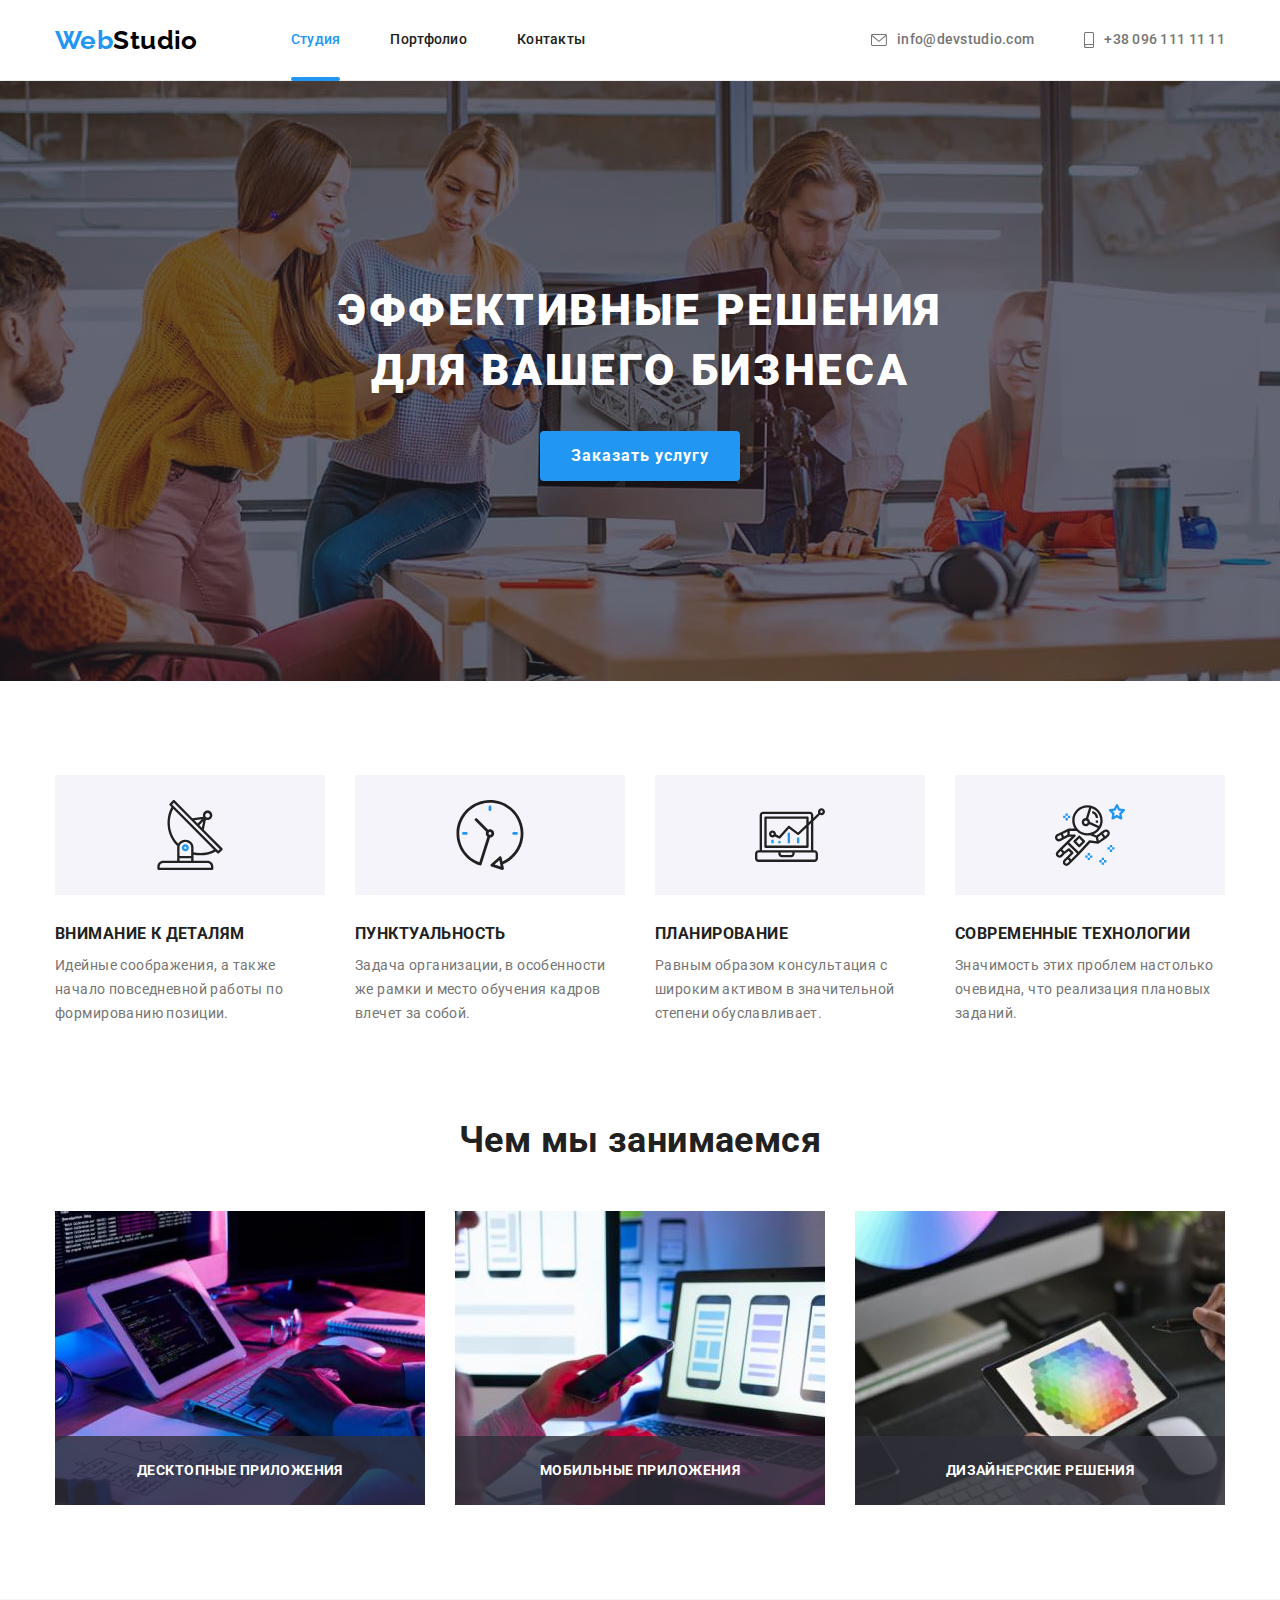
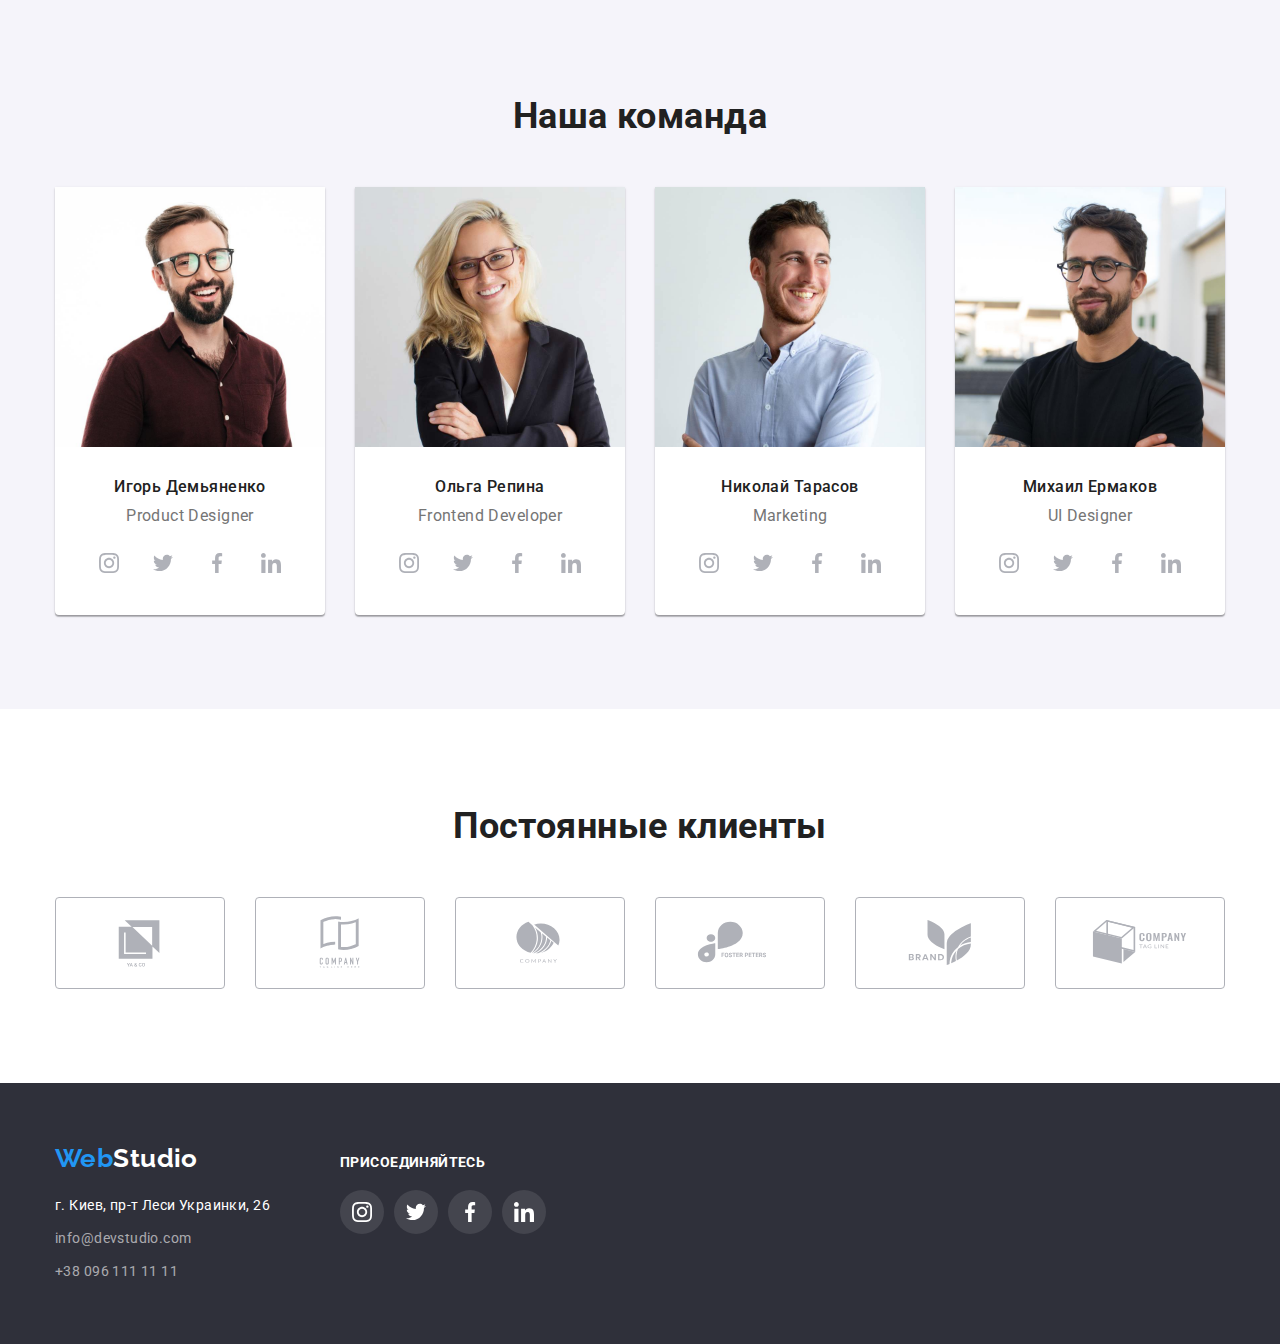
<file: index.html>
<!DOCTYPE html>
<html lang="ru">
  <head>
    <meta charset="UTF-8">
    <meta http-equiv="X-UA-Compatible" content="IE=edge">
    <meta name="viewport" content="width=device-width, initial-scale=1.0">
    <title>WebStudio</title>
        <link href="https://fonts.googleapis.com/css2?family=Raleway:wght@700&family=Roboto:wght@400;500;700;900&display=swap"
          rel="stylesheet">
        <link rel="stylesheet" href="https://cdnjs.cloudflare.com/ajax/libs/modern-normalize/1.1.0/modern-normalize.min.css" integrity="sha512-wpPYUAdjBVSE4KJnH1VR1HeZfpl1ub8YT/NKx4PuQ5NmX2tKuGu6U/JRp5y+Y8XG2tV+wKQpNHVUX03MfMFn9Q==" crossorigin="anonymous" referrerpolicy="no-referrer" />
        <link rel="stylesheet" href="./css/style.css">
  </head>
  <body class="studio-body">

    <!-- Шапка (Heder)-->
    <header class="header">
      <div class="container heder-container">
        <nav class="header-navigation">
          <a href="index.html" class="header-logo logo link">Web<span class="header-logo-color">Studio</span></a>
          <ul class="header-list">
            <li class="header-item">
              <a href="index.html" class="header-link link current">Студия</a>
            </li>
            <li class="header-item">
              <a href="./portfolio.html" class="header-link link">Портфолио</a>
            </li>
            <li class="header-item">
              <a href="#" class="header-link link">Контакты</a>
            </li>
          </ul>
        </nav>  
          <ul class="header-list">
            <li class="header-item">
              <a href="mailto:info@devstudio.com " class="header-contacts link"> 
                <svg class="header-icon" width="16" height="12">
                <use href="./images/sprite.svg#icon-envelope"></use>
                </svg> info@devstudio.com
              </a>
            </li>
            <li class="header-item">
              <a href="tel:+380961111111" class="header-contacts link"> 
                <svg class="header-icon" width="10" height="16">
                <use href="./images/sprite.svg#icon-smartphone"></use>
                </svg>+38 096 111 11 11 
              </a> 
            </li>
          </ul>
      </div>
    </header>
    
    <main>
      <!-- Герой (Hero) -->
      <section class="hero">
        <div class="container hero-container">
          <h1 class="hero-title">Эффективные решения для вашего бизнеса</h1>
          <button class="hero-btn" type="button" data-modal-open>Заказать услугу</button>
        </div>
      </section>

      <!-- Особенности (Peculiarities)-->
      <section class="section peculiarities">
        <div class="container">
          <h2 class="visually-hidden"> Особенности</h2>
          <ul class="peculiarities-list">
            <li class="peculiarities-item">
              <div class="peculiarities-icon">  
                <svg width="70" height="70">
                <use href="./images/sprite.svg#icon-antenna"></use>
                </svg>
              </div>
              <h3 class="peculiarities-subtitle">Внимание к деталям</h3>
              <p>Идейные соображения, а также начало повседневной работы по формированию позиции.</p>
            </li>
            <li class="peculiarities-item">
              <div class="peculiarities-icon">
                <svg width="70" height="70">
                  <use href="./images/sprite.svg#icon-clock"></use>
                </svg>
              </div>
              <h3 class="peculiarities-subtitle">Пунктуальность</h3>
              <p>Задача организации, в особенности же рамки и место обучения кадров влечет за собой.</p>
            </li>
            <li class="peculiarities-item">
              <div class="peculiarities-icon">
                <svg width="70" height="70">
                  <use href="./images/sprite.svg#icon-diagram"></use>
                </svg>
              </div>
              <h3 class="peculiarities-subtitle">Планирование</h3>
              <p>Равным образом консультация с широким активом в значительной степени обуславливает.</p>
            </li>
            <li class="peculiarities-item">
              <div class="peculiarities-icon">
                <svg width="70" height="70">
                  <use href="./images/sprite.svg#icon-astronaut"></use>
                </svg>
              </div>
              <h3 class="peculiarities-subtitle">Современные технологии</h3>
              <p>Значимость этих проблем настолько очевидна, что реализация плановых заданий.</p>
            </li>
          </ul>
        </div>
      </section>

      <!-- Занятость (Busyness) -->
      <section class="section busyness">
        <div class="container">
          <h2 class="title"> Чем мы занимаемся </h2>
          <ul class="busyness-list">
            <li class="busyness-item">
              <div class="busyness-thumb">
              <img src="./images/studio/box1.jpg" alt="Разработка алгоритма" width="370" height="294">
                <div class="busyness-text">
                  <p>Десктопные приложения</p>
                </div>
              </div>
            </li>
            <li class="busyness-item">
              <div class="busyness-thumb">
              <img src="./images/studio/box2.jpg" alt="Разработка мобильного приложения" width="370" height="294">
                <div class="busyness-text">
                  <p>Мобильные приложения</p>
                </div>
              </div>
            </li>
            <li class="busyness-item">
              <div class="busyness-thumb">
              <img src="./images/studio/box3.jpg" alt="Работа дизайнера" width="370" height="294">
                <div class="busyness-text">
                  <p>Дизайнерские решения</p>
                </div>
              </div>
            </li>
          </ul>
        </div>
      </section>

      <!-- Команда (Command)-->
      <section class="section command">
        <div class="container">
          <h2 class="title">Наша команда</h2>
          <ul class="command-list">
            <li class="command-item">
              <img src="./images/studio/Demyanenko.jpg" alt="Фото Игоря Демьяненко" width="270" height="260">
              <div class="comand-thumb">
                <h3 class="command-subtitle">Игорь Демьяненко</h3>
                <p class="command-text" lang="en">Product Designer</p>
                <ul class="social-list">
                  <li class="social-item">
                    <a class="social-link link" href="">
                      <svg class="command-color-icon social-icon">
                        <use href="./images/sprite.svg#icon-instagram"></use>
                      </svg>
                    </a>
                  </li>
                  <li class="social-item">
                    <a class="social-link link" href="">
                      <svg class="command-color-icon social-icon">
                        <use href="./images/sprite.svg#icon-twitter"></use>
                      </svg>
                    </a>
                  </li>
                  <li class="social-item">
                    <a class="social-link link" href="">
                      <svg class="command-color-icon social-icon">
                        <use href="./images/sprite.svg#icon-facebook"></use>
                      </svg>
                    </a>
                  </li>
                  <li class="social-item">
                    <a class="social-link link" href="">
                      <svg class="command-color-icon social-icon">
                        <use href="./images/sprite.svg#icon-linkedin"></use>
                      </svg>
                    </a>
                  </li>
                </ul>       
              </div>
            </li>
            <li class="command-item">
              <img src="./images/studio/Repin.jpg" alt="Фото Ольги Репиной" width="270" height="260">
              <div class="comand-thumb">
                <h3 class="command-subtitle">Ольга Репина</h3>
                <p class="command-text" lang="en">Frontend Developer</p>
                <ul class="social-list">
                  <li class="social-item">
                    <a class="social-link link" href="">
                      <svg class="command-color-icon social-icon">
                        <use href="./images/sprite.svg#icon-instagram"></use>
                      </svg>
                    </a>
                  </li>
                  <li class="social-item">
                    <a class="social-link link" href="">
                      <svg class="command-color-icon social-icon">
                        <use href="./images/sprite.svg#icon-twitter"></use>
                      </svg>
                    </a>
                  </li>
                  <li class="social-item">
                    <a class="social-link link" href="">
                      <svg class="command-color-icon social-icon">
                        <use href="./images/sprite.svg#icon-facebook"></use>
                      </svg>
                    </a>
                  </li>
                  <li class="social-item">
                    <a class="social-link link" href="">
                      <svg class="command-color-icon social-icon">
                        <use href="./images/sprite.svg#icon-linkedin"></use>
                      </svg>
                    </a>
                  </li>
                </ul>   
              </div>
            </li>
            <li class="command-item">
              <img src="./images/studio/Tarasov.jpg" alt="Фото Николая Тарасова" width="270" height="260">
              <div class="comand-thumb">
                <h3 class="command-subtitle">Николай Тарасов</h3>
                <p class="command-text" lang="en">Marketing</p>
                <ul class="social-list">
                  <li class="social-item">
                    <a class="social-link link" href="">
                      <svg class="command-color-icon social-icon">
                        <use href="./images/sprite.svg#icon-instagram"></use>
                      </svg>
                    </a>
                  </li>
                  <li class="social-item">
                    <a class="social-link link" href="">
                      <svg class="command-color-icon social-icon">
                        <use href="./images/sprite.svg#icon-twitter"></use>
                      </svg>
                    </a>
                  </li>
                  <li class="social-item">
                    <a class="social-link link" href="">
                      <svg class="command-color-icon social-icon">
                        <use href="./images/sprite.svg#icon-facebook"></use>
                      </svg>
                    </a>
                  </li>
                  <li class="social-item">
                    <a class="social-link link" href="">
                      <svg class="command-color-icon social-icon">
                        <use href="./images/sprite.svg#icon-linkedin"></use>
                      </svg>
                    </a>
                  </li>
                </ul>
              </div>
            </li>
            <li class="command-item">
              <img src="./images/studio/Ermakov.jpg" alt="Фото Михаила Ермакова" width="270" height="260">
              <div class="comand-thumb">
                <h3 class="command-subtitle">Михаил Ермаков</h3>
                <p class="command-text" lang="en">UI Designer</p>
                <ul class="social-list">
                  <li class="social-item">
                    <a class="social-link link" href="">
                      <svg class="command-color-icon social-icon">
                        <use href="./images/sprite.svg#icon-instagram"></use>
                      </svg>
                    </a>
                  </li>
                  <li class="social-item">
                    <a class="social-link link" href="">
                      <svg class="command-color-icon social-icon">
                        <use href="./images/sprite.svg#icon-twitter"></use>
                      </svg>
                    </a>
                  </li>
                  <li class="social-item">
                    <a class="social-link link" href="">
                      <svg class="command-color-icon social-icon">
                        <use href="./images/sprite.svg#icon-facebook"></use>
                      </svg>
                    </a>
                  </li>
                  <li class="social-item">
                    <a class="social-link link" href="">
                      <svg class="command-color-icon social-icon">
                        <use href="./images/sprite.svg#icon-linkedin"></use>
                      </svg>
                    </a>
                  </li>
                </ul>
              </div>
            </li>
          </ul>
        </div>
      </section>

      <!-- Постоянные клиенты (Сlients)-->
      <section class="section">
        <div class="container">
          <h2 class="title">Постоянные клиенты</h2>
          <ul class="clients-list">
            <li class="clients-item">
              <a class="clients-link link" href="">
                <svg class="clients-logo">
                  <use href="./images/sprite.svg#icon-Logo-1"></use>
                </svg>
              </a>
            </li>
            <li class="clients-item">
              <a class="clients-link link" href="">
                <svg class="clients-logo">
                  <use href="./images/sprite.svg#icon-Logo-2"></use>
                </svg>
              </a>
            </li>
            <li class="clients-item">
              <a class="clients-link link" href="">
                <svg class="clients-logo">
                  <use href="./images/sprite.svg#icon-Logo-3"></use>
                </svg>
              </a>
            </li>
            <li class="clients-item">
              <a class="clients-link link" href="">
                <svg class="clients-logo">
                  <use href="./images/sprite.svg#icon-Logo-4"></use>
                </svg>
              </a>
            </li>
            <li class="clients-item">
              <a class="clients-link link" href="">
                <svg class="clients-logo">
                  <use href="./images/sprite.svg#icon-Logo-5"></use>
                </svg>
              </a>
            </li>
            <li class="clients-item">
              <a class="clients-link link" href="">
                <svg class="clients-logo">
                  <use href="./images/sprite.svg#icon-Logo-6"></use>
                </svg>
              </a>
            </li>
          </ul>
        </div>
      </section>
    </main>

    <!-- Футер (Footer)-->
    <footer class="footer">
      <div class="container footer-case">
        <div>
        <a href="index.html" class="logo link">Web<span class="footer-logo-color">Studio</span></a>
        <address class="footer-address">
          <ul class="footer-list">
            <li class="footer-item">
              <a class="footer-link link" href="https://goo.gl/maps/ToF9opg414zRrUxi9">г. Киев, пр-т Леси Украинки, 26</a>
            </li>
            <li class="footer-item">
              <a class="footer-contacts link" href="mailto:info@devstudio.com ">info@devstudio.com</a>
            </li>
            <li class="footer-item">
              <a class="footer-contacts link" href="tel:+380961111111 ">+38 096 111 11 11 </a>
            </li>
          </ul>
        </address>
        </div>
        <div class="footer-social">
          <p class="footer-icon-text">Присоединяйтесь</p>
        <ul class="social-list">
          <li class="social-item">
            <a class="footer-social-link social-link link" href="">
              <svg class="footer-social-icon social-icon">
                <use href="./images/sprite.svg#icon-instagram"></use>
              </svg>
            </a>
          </li>
          <li class="social-item">
            <a class="footer-social-link social-link link" href="">
              <svg class="footer-social-icon social-icon">
                <use href="./images/sprite.svg#icon-twitter"></use>
              </svg>
            </a>
          </li>
          <li class="social-item">
            <a class="footer-social-link social-link link" href="">
              <svg class="footer-social-icon social-icon">
                <use href="./images/sprite.svg#icon-facebook"></use>
              </svg>
            </a>
          </li>
          <li class="social-item">
            <a class="footer-social-link social-link link" href="">
              <svg class="footer-social-icon social-icon">
                <use href="./images/sprite.svg#icon-linkedin"></use>
              </svg>
            </a>
          </li>
        </ul>
        </div>
      </div>
    </footer>

      <!-- Модальное окно (Modal) -->
    <div class="backdrop is-hidden" data-modal>
      <div class="modal">
        <button class="modal-btn" type="button" data-modal-close>
          <svg width="18" height="18">
            <use href="./images/sprite.svg#icon-close"></use>
          </svg>
        </button>
      </div>
    </div>
    <script src="./js/modal.js"></script>
  </body>
</html>
</file>
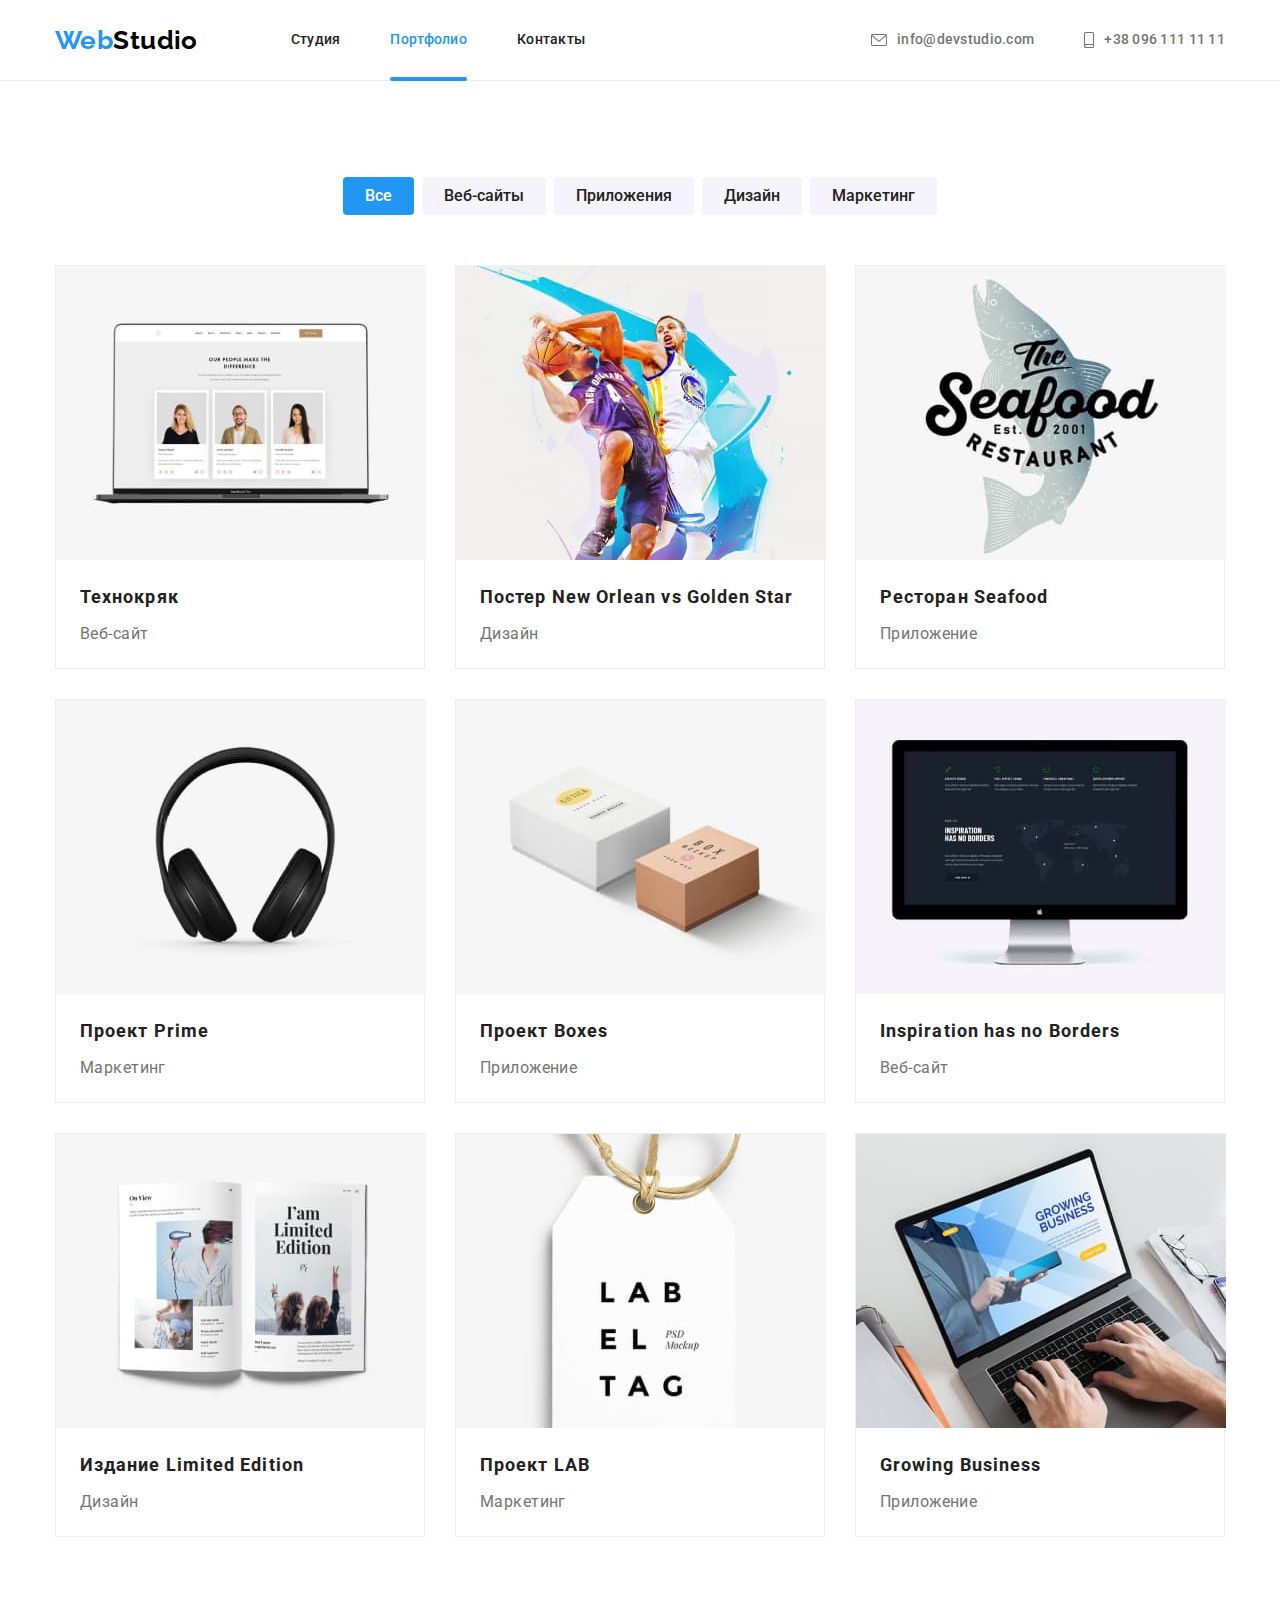
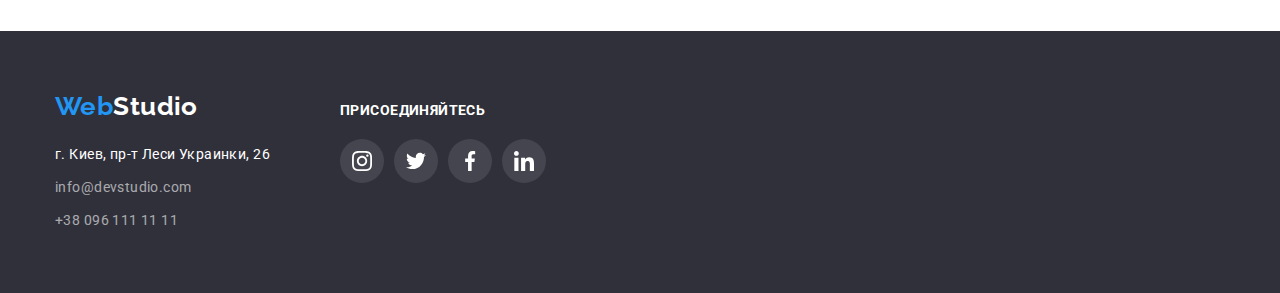
<file: portfolio.html>
<!DOCTYPE html>
<html lang="ru">

<head>
  <meta charset="UTF-8">
  <meta http-equiv="X-UA-Compatible" content="IE=edge">
  <meta name="viewport" content="width=device-width, initial-scale=1.0">
  <title>WebStudio</title>
  <link href="https://fonts.googleapis.com/css2?family=Raleway:wght@700&family=Roboto:wght@400;500;700;900&display=swap"
    rel="stylesheet">
  <link rel="stylesheet" href="https://cdnjs.cloudflare.com/ajax/libs/modern-normalize/1.1.0/modern-normalize.min.css" integrity="sha512-wpPYUAdjBVSE4KJnH1VR1HeZfpl1ub8YT/NKx4PuQ5NmX2tKuGu6U/JRp5y+Y8XG2tV+wKQpNHVUX03MfMFn9Q==" crossorigin="anonymous" referrerpolicy="no-referrer" />
  <link rel="stylesheet" href="./css/style.css">
</head>

  <body class="portfolio-body">
<!-- Шапка (Heder)-->
    <header class="header">
      <div class="container heder-container">
        <nav class="header-navigation">
          <a href="index.html" class="header-logo logo link">Web<span class="header-logo-color">Studio</span></a>
          <ul class="header-list">
            <li class="header-item">
              <a href="index.html" class="header-link link">Студия</a>
            </li>
            <li class="header-item">
              <a href="./portfolio.html" class="header-link link current">Портфолио</a>
            </li>
            <li class="header-item">
              <a href="#" class="header-link link">Контакты</a>
            </li>
          </ul>
        </nav>
        <ul class="header-list">
          <li class="header-item">
            <a href="mailto:info@devstudio.com " class="header-contacts link">
              <svg class="header-icon" width="16" height="12">
                <use href="./images/sprite.svg#icon-envelope"></use>
              </svg> info@devstudio.com
            </a>
          </li>
          <li class="header-item">
            <a href="tel:+380961111111" class="header-contacts link">
              <svg class="header-icon" width="10" height="16">
                <use href="./images/sprite.svg#icon-smartphone"></use>
              </svg>+38 096 111 11 11
            </a>
          </li>
        </ul>
      </div>
    </header>

  <main>

  <!-- Портфолио (Portfolio) -->
    <section class="section">
      <div class="container">
        <h1 class="visually-hidden"> Портфолио</h1>
        

        <!-- Кнопки портфолио (Portfolio buttons) -->
        <ul class="portfolio-list">
          <li class="portfolio-item">
            <button class="portfolio-btn curent-btn" type="button">Все</button>
          </li>
          <li class="portfolio-item">
            <button class="portfolio-btn" type="button">Веб-сайты</button>
          </li>
          <li class="portfolio-item">
            <button class="portfolio-btn" type="button">Приложения</button>
          </li>
          <li class="portfolio-item">
            <button class="portfolio-btn" type="button">Дизайн</button>
          </li>
          <li class="portfolio-item">
            <button class="portfolio-btn" type="button">Маркетинг</button>
          </li>
        </ul>
      
      
        <!-- Карточки портфолио (Portfolio cards) -->
        <ul class="portfolio-cards">
          <li class="card-item">
            <a  class="card-link link" href="#"><img src="./images/portfolio/img(1).jpg" alt="" width="370" height="294">
              <div class="card-thumb">
                <h2 class="card-subtitle">Технокряк</h2>
                <p class="card-text link">Веб-сайт</p>
              </div>
            </a>
          </li>
          <li class="card-item">
            <a class="card-link link" href="#"><img src="./images/portfolio/img(2).jpg" alt="" width="370" height="294">
              <div class="card-thumb">
                <h2 class="card-subtitle">Постер New Orlean vs Golden Star</h2>
                <p class="card-text">Дизайн</p>
              </div>
            </a>
          </li>
          <li class="card-item"> 
            <a class="card-link link" href="#"><img src="./images/portfolio/img(3).jpg" alt="" width="370" height="294">
              <div class="card-thumb">
                <h2 class="card-subtitle">Ресторан Seafood</h2>
                <p class="card-text">Приложение</p>
              </div>
            </a>
          </li>
          <li class="card-item"> 
            <a class="card-link link" href="#"><img src="./images/portfolio/img(4).jpg" alt="" width="370" height="294">
              <div class="card-thumb">
                <h2 class="card-subtitle">Проект Prime</h2>
                <p class="card-text">Маркетинг</p>
              </div>
            </a>
          </li>
          <li class="card-item">
            <a class="card-link link" href="#"><img src="./images/portfolio/img(5).jpg" alt="" width="370" height="294">
              <div class="card-thumb">
                <h2 class="card-subtitle">Проект Boxes</h2>
                <p class="card-text">Приложение</p>
              </div>
            </a>
          </li>
          <li class="card-item">
            <a class="card-link link" href="#"><img src="./images/portfolio/img(6).jpg" alt="" width="370" height="294">
              <div class="card-thumb">
                <h2 class="card-subtitle">Inspiration has no Borders</h2>
                <p class="card-text">Веб-сайт</p>
              </div>
            </a>
          </li>
          <li class="card-item">
            <a class="card-link link" href="#"><img src="./images/portfolio/img(7).jpg" alt="" width="370" height="294">
              <div class="card-thumb">
                <h2 class="card-subtitle">Издание Limited Edition</h2>
                <p class="card-text">Дизайн</p>
              </div>
            </a>
          </li>
          <li class="card-item">
            <a class="card-link link" href="#"><img src="./images/portfolio/img(8).jpg" alt="" width="370" height="294">
              <div class="card-thumb">
                <h2 class="card-subtitle">Проект LAB</h2>
                <p class="card-text">Маркетинг</p>
              </div>
            </a>
          </li>
          <li class="card-item">
            <a class="card-link link" href="#"><img src="./images/portfolio/img(9).jpg" alt="" width="370" height="294">
              <div class="card-thumb">
                <h2 class="card-subtitle">Growing Business</h2>
                <p class="card-text">Приложение</p>
              </div>
            </a>
          </li>
        </ul>
      </div>
    </section>
  </main>

<!-- Футер (Footer)-->
  <footer class="footer">
    <div class="container footer-case">
      <div>
        <a href="index.html" class="logo link">Web<span class="footer-logo-color">Studio</span></a>
        <address class="footer-address">
          <ul class="footer-list">
            <li class="footer-item">
              <a class="footer-link link" href="https://goo.gl/maps/ToF9opg414zRrUxi9">г. Киев, пр-т Леси Украинки, 26</a>
            </li>
            <li class="footer-item">
              <a class="footer-contacts link" href="mailto:info@devstudio.com ">info@devstudio.com</a>
            </li>
            <li class="footer-item">
              <a class="footer-contacts link" href="tel:+380961111111 ">+38 096 111 11 11 </a>
            </li>
          </ul>
        </address>
      </div>
      <div class="footer-social">
        <p class="footer-icon-text">Присоединяйтесь</p>
        <ul class="social-list">
          <li class="social-item">
            <a class="footer-social-link social-link link" href="">
              <svg class="footer-social-icon social-icon">
                <use href="./images/sprite.svg#icon-instagram"></use>
              </svg>
            </a>
          </li>
          <li class="social-item">
            <a class="footer-social-link social-link link" href="">
              <svg class="footer-social-icon social-icon">
                <use href="./images/sprite.svg#icon-twitter"></use>
              </svg>
            </a>
          </li>
          <li class="social-item">
            <a class="footer-social-link social-link link" href="">
              <svg class="footer-social-icon social-icon">
                <use href="./images/sprite.svg#icon-facebook"></use>
              </svg>
            </a>
          </li>
          <li class="social-item">
            <a class="footer-social-link social-link link" href="">
              <svg class="footer-social-icon social-icon">
                <use href="./images/sprite.svg#icon-linkedin"></use>
              </svg>
            </a>
          </li>
        </ul>
      </div>
    </div>
  </footer>

  </body>

</html>
</file>
<file: css/style.css>
:root {
  --primary-background-color: #ffffff;
  --secondary-background-color: #f5f4fa;
  --accent-color: #2196f3;
  --title-text-color: #212121;
  --text-color: #757575;
}

*,
*::after,
*::before {
  margin: 0;
  padding: 0;
  box-sizing: border-box;
}

p,
h1,
h2,
h3,
h4,
h5,
h6 {
  margin: 0;
}

ul {
  margin: 0;
  padding: 0;
  list-style: none;
}

img {
  display: block;
  /* max-width: 100%;
  height: auto; */
}

body {
  font-family: Roboto, sans-serif;
  font-weight: 400;
  font-size: 14px;
  line-height: 1.71;
  letter-spacing: 0.03em;
  color: var(--text-color);
  background-color: var(--primary-background-color);
}

.link {
  text-decoration: none;
}

.container {
  width: 1200px;
  margin: 0 auto;
  padding-left: 15px;
  padding-right: 15px;
}

.visually-hidden {
  position: absolute;
  width: 1px;
  height: 1px;
  margin: -1px;
  padding: 0;
  overflow: hidden;
  border: 0;
  clip: rect(0 0 0 0);
}
.title {
  font-weight: 700;
  font-size: 36px;
  line-height: calc(42 / 36);
  text-align: center;
  color: var(--title-text-color);
}

.logo {
  color: #2196f3;
  font-family: Raleway, sans-serif;
  font-weight: 700;
  font-size: 26px;
  line-height: 1.19;
  cursor: pointer;
}

.section {
  padding-top: 96px;
  padding-bottom: 94px;
}

/* Social icon */
.social-list {
  display: flex;
  justify-content: center;
}

.social-item {
  width: 44px;
  height: 44px;
}

.social-item + .social-item {
  margin-left: 10px;
}

.social-link {
  width: 100%;
  height: 100%;
  display: flex;
  justify-content: center;
  align-items: center;
  border-radius: 50px;

  transition-property: background-color;
  transition-duration: 250ms;
  transition-timing-function: cubic-bezier(0.4, 0, 0.2, 1);
}

.social-link:hover,
.social-link:focus {
  background-color: var(--accent-color);
}

.social-link:hover .social-icon,
.social-link:focus .social-icon {
  fill: var(--primary-background-color);
}

.social-icon {
  width: 20px;
  height: 20px;

  transition-property: fill;
  transition-duration: 250ms;
  transition-timing-function: cubic-bezier(0.4, 0, 0.2, 1);
}

/* ------------ Header ---------- */

.header-logo {
  margin-right: 93px;
  /* text-shadow: 0px 4px 4px rgba(0, 0, 0, 0.25); */
}

.header-logo-color {
  color: #000000;
}

.header {
  font-weight: 500;
  line-height: 1.14;
  border-bottom: 1px solid #ececec;
}

.heder-container {
  display: flex;
  align-items: center;
}

.header-navigation {
  display: flex;
  align-items: center;
}

.header-list {
  display: flex;
  align-items: center;
  margin-left: auto;
}

.header-item:not(:last-child) {
  margin-right: 50px;
}

.header-link {
  display: block;
  padding-top: 32px;
  padding-bottom: 32px;

  transition-property: color;
  transition-duration: 250ms;
  transition-timing-function: cubic-bezier(0.4, 0, 0.2, 1);

  color: #212121;
  letter-spacing: 0.02em;
  cursor: pointer;
}

.header-contacts {
  padding-top: 32px;
  padding-bottom: 32px;

  display: flex;
  align-items: center;
  fill: #757575;

  transition-property: color;
  transition-duration: 250ms;
  transition-timing-function: cubic-bezier(0.4, 0, 0.2, 1);

  letter-spacing: 0.02em;
  color: #757575;
  cursor: pointer;
}

.current {
  color: #2196f3;
  position: relative;
}

.current::after {
  content: "";

  position: absolute;
  bottom: -1px;

  display: block;
  width: 100%;
  height: 4px;
  border-radius: 2px;
  background-color: #2196f3;
}

.header-link:hover,
.header-contacts:hover,
.header-link:focus,
.header-contacts:focus {
  color: var(--accent-color);
  color: var(--accent-color);
}

.header-contacts:hover .header-icon,
.header-contacts:focus .header-icon {
  fill: var(--accent-color);
}

.header-icon {
  margin-right: 10px;

  transition-property: fill;
  transition-duration: 250ms;
  transition-timing-function: cubic-bezier(0.4, 0, 0.2, 1);
}

/* ------------ Hero ---------- */
.hero {
  padding-top: 200px;
  padding-bottom: 200px;
  background-color: #c4c4c4;

  max-width: 1600px;
  height: 600px;
  margin-left: auto;
  margin-right: auto;
  background-image: linear-gradient(
      rgba(47, 48, 58, 0.4),
      rgba(47, 48, 58, 0.4)
    ),
    url(../images/background-hero.jpg);
  background-repeat: no-repeat;
  background-position: center;
  background-size: cover;
}

.hero-container {
  display: block;
  text-align: center;
}

.hero-title {
  width: 696px;
  margin-left: auto;
  margin-right: auto;
  margin-bottom: 30px;

  font-weight: 900;
  font-size: 44px;
  line-height: 1.36;
  text-align: center;
  letter-spacing: 0.06em;
  text-transform: uppercase;
  color: #ffffff;
}

.hero-btn {
  display: inline-block;
  padding: 8px 30px;
  border: 0;
  border-color: transparent;
  border-radius: 4px;
  min-width: 200px;
  min-height: 50px;

  font-family: Roboto;
  font-weight: 700;
  font-size: 16px;
  line-height: 1.88;
  align-items: center;
  text-align: center;
  letter-spacing: 0.06em;
  box-shadow: 0px 4px 4px rgba(0, 0, 0, 0.15);
  color: #ffffff;
  background-color: #2196f3;
  cursor: pointer;

  transition-property: background-color;
  transition-duration: 250ms;
  transition-timing-function: cubic-bezier(0.4, 0, 0.2, 1);
}

.hero-btn:hover,
.hero-btn:focus {
  background-color: #188ce8;
}

/* ------------ Peculiarities ---------- */
.peculiarities {
  padding-top: 94px;
}

.peculiarities-list {
  display: flex;
}

.peculiarities-item:not(:nth-child(4n)) {
  margin-right: 30px;
}

.peculiarities-item {
  width: 270px;
}

.peculiarities-icon {
  width: 270px;
  height: 120px;
  margin-bottom: 30px;
  background-color: var(--secondary-background-color);
  display: flex;
  justify-content: center;
  align-items: center;
}

.peculiarities-subtitle {
  margin-bottom: 10px;

  font-weight: 700;
  line-height: 1.14;
  text-transform: uppercase;
  color: var(--title-text-color);
}

/* ------------ Busyness ---------- */
.busyness {
  padding-top: 0;
}

.busyness-list {
  display: flex;
  margin-top: 50px;
}

.busyness-item {
  flex-basis: calc(100% / 3 - 30px);
}

.busyness-item:not(:nth-child(3n)) {
  margin-right: 30px;
}

.busyness-thumb {
  position: relative;
}

.busyness-text {
  position: absolute;
  width: 370px;
  padding: 27px 0px;
  bottom: 0px;

  font-weight: 700;
  line-height: 1.14;
  text-align: center;
  text-transform: uppercase;
  color: #ffffff;
  background-color: rgba(47, 48, 58, 0.8);
}

/* ------------ Command ---------- */
.command {
  background-color: var(--secondary-background-color);
}

.command-list {
  display: flex;
  margin-top: 50px;
}

.command-item {
  flex-basis: calc(100% / 4 - 120px);
  box-shadow: 0px 1px 3px rgba(0, 0, 0, 0.12), 0px 1px 1px rgba(0, 0, 0, 0.14),
    0px 2px 1px rgba(0, 0, 0, 0.2);
  border-radius: 0px 0px 4px 4px;

  background-color: var(--primary-background-color);
}

.command-item:not(:nth-child(4n)) {
  margin-right: 30px;
}

.comand-thumb {
  padding-top: 30px;
  padding-bottom: 30px;
}

.command-subtitle {
  font-weight: 500;
  font-size: 16px;
  line-height: 1.19;
  text-align: center;
  color: var(--title-text-color);
}

.command-text {
  margin-top: 9px;
  margin-bottom: 16px;

  font-size: 16px;
  line-height: 1.19;
  text-align: center;
}

.command-color-icon {
  fill: #afb1b8;
}

/* ------------ Сlients ---------- */

.clients-list {
  display: flex;
  margin-top: 50px;
}
.clients-item {
  width: 170px;
  height: 92px;
}

.clients-item:not(:nth-child(6n)) {
  margin-right: 30px;
}

.clients-link {
  width: 100%;
  height: 100%;
  display: flex;
  justify-content: center;
  align-items: center;
  border: 1px solid #afb1b8;
  border-radius: 4px;

  transition-property: border-color;
  transition-duration: 250ms;
  transition-timing-function: cubic-bezier(0.4, 0, 0.2, 1);
}

.clients-link:hover,
.clients-link:focus {
  border-color: var(--accent-color);
}

.clients-link:hover .clients-logo,
.clients-link:focus .clients-logo {
  fill: var(--accent-color);
}

.clients-logo {
  width: 106px;
  height: 60px;
  fill: #afb1b8;

  transition-property: fill;
  transition-duration: 250ms;
  transition-timing-function: cubic-bezier(0.4, 0, 0.2, 1);
}

/* ------------ Footer ---------- */
.footer {
  padding-top: 60px;
  padding-bottom: 60px;

  background-color: #2f303a;
}

.footer-logo-color {
  color: #ffffff;
  margin-bottom: 20px;
}
.footer-case {
  display: flex;
  align-items: baseline;
}

.footer-address {
  margin-top: 20px;

  font-style: normal;
}

.footer-list {
  display: block;
  align-items: center;
}

.footer-item:not(:last-child) {
  margin-bottom: 9px;
}

.footer-link {
  color: #ffffff;

  transition-property: color;
  transition-duration: 250ms;
  transition-timing-function: cubic-bezier(0.4, 0, 0.2, 1);
}

.footer-contacts {
  color: rgba(255, 255, 255, 0.6);

  transition-property: color;
  transition-duration: 250ms;
  transition-timing-function: cubic-bezier(0.4, 0, 0.2, 1);
}

.footer-link:hover,
.footer-contacts:hover,
.footer-link:focus,
.footer-contacts:focus {
  color: var(--accent-color);
}

.footer-social {
  margin-left: 70px;
}

.footer-icon-text {
  /* padding-top: 12px; */
  margin-bottom: 20px;

  font-weight: 700;
  font-size: 14px;
  line-height: 1.14;
  letter-spacing: 0.03em;
  text-transform: uppercase;
  color: #ffffff;
}
.footer-social-icon {
  fill: #ffffff;
}

.footer-social-link {
  background-color: rgba(255, 255, 255, 0.1);
}

/* ------------ Portfolio ---------- */
/* ------------ Portfolio buttons ---------- */
.portfolio-list {
  display: flex;
  justify-content: center;
  margin-bottom: 50px;
}

.portfolio-item:not(:last-child) {
  margin-right: 8px;
}

.portfolio-btn {
  display: inline-block;
  padding: 6px 22px;
  border-color: transparent;
  border-radius: 4px;

  transition: color 250ms cubic-bezier(0.4, 0, 0.2, 1),
    box-shadow 250ms cubic-bezier(0.4, 0, 0.2, 1),
    background-color 250ms cubic-bezier(0.4, 0, 0.2, 1);

  font-family: Roboto;
  font-weight: 500;
  font-size: 16px;
  line-height: 1.62;
  text-align: center;
  cursor: pointer;
  border: none;
  color: #212121;
  background-color: var(--secondary-background-color);
}

.portfolio-btn:hover,
.portfolio-btn:focus {
  background-color: var(--accent-color);
  color: #ffffff;
  box-shadow: 0px 3px 1px rgba(0, 0, 0, 0.1), 0px 1px 2px rgba(0, 0, 0, 0.08),
    0px 2px 2px rgba(0, 0, 0, 0.12);
}

.curent-btn {
  background-color: var(--accent-color);
  color: #ffffff;
}

/* ------------ Portfolio cards--------- */
.portfolio-cards {
  display: flex;
  flex-wrap: wrap;
}

.card-item {
  width: 370px;
  margin-bottom: 30px;
  border: 1px solid #eeeeee;
}

.card-item:not(:nth-child(3n)) {
  margin-right: 30px;
}

.card-item:nth-last-child(-n + 3) {
  margin-bottom: 0px;
}

.card-link {
  display: block;
}

.card-link:hover,
.card-link:focus {
  box-shadow: 1px 4px 6px rgba(0, 0, 0, 0.16), 0px 4px 4px rgba(0, 0, 0, 0.06),
    0px 1px 1px rgba(0, 0, 0, 0.12);
}

.card-images {
  position: relative;
  overflow: hidden;
}

.card-images-text {
  position: absolute;
  overflow: auto;
  top: 0;
  width: 100%;
  height: 100%;
  padding: 63px 24px;
  font-size: 18px;
  line-height: 1.56;
  color: #ffffff;
  background-color: rgba(33, 150, 243, 0.9);

  transform: translateY(100%);
  transition: transform 250ms cubic-bezier(0.4, 0, 0.2, 1);
}

.card-link:hover .card-images-text,
.card-link:focus .card-images-text {
  transform: translateY(0);
}

.card-thumb {
  width: 370px;
  padding: 19px 24px;
}

.card-subtitle {
  margin-bottom: 4px;

  font-weight: 700;
  font-size: 18px;
  line-height: 2;
  letter-spacing: 0.06em;
  color: var(--title-text-color);
}

.card-text {
  font-size: 16px;
  line-height: 1.88;
  color: var(--text-color);
}

/* ------------ Modal ---------- */

.backdrop {
  position: fixed;
  top: 0px;
  left: 0px;
  width: 100%;
  height: 100%;
  background-color: rgba(0, 0, 0, 0.2);

  opacity: 1;
  transition: opacity 250ms cubic-bezier(0.4, 0, 0.2, 1);
}
.backdrop.is-hidden {
  opacity: 0;
  pointer-events: none;
}

.backdrop.is-hidden .modal {
  transform: translate(100%, -100%) scale(0.8);
}

.modal {
  position: absolute;
  top: 50%;
  left: 50%;
  transform: translate(-50%, -50%) scale(1);

  transition: transform 250ms cubic-bezier(0.4, 0, 0.2, 1);

  width: 528px;
  height: 581px;
  background-color: var(--primary-background-color);
  box-shadow: 0px 1px 3px rgba(0, 0, 0, 0.2), 0px 1px 1px rgba(0, 0, 0, 0.14),
    0px 2px 1px rgba(0, 0, 0, 0.12);
  border-radius: 4px;
}

.modal-btn {
  position: absolute;
  width: 30px;
  height: 30px;
  top: 8px;
  right: 8px;
  display: flex;
  justify-content: center;
  align-items: center;
  cursor: pointer;

  border-radius: 50px;
  border: 1px solid rgba(0, 0, 0, 0.1);
  background-color: var(--primary-background-color);
  fill: #000000;
}

.modal-btn:hover,
.modal-btn:focus {
  fill: var(--accent-color);
}
</file>
